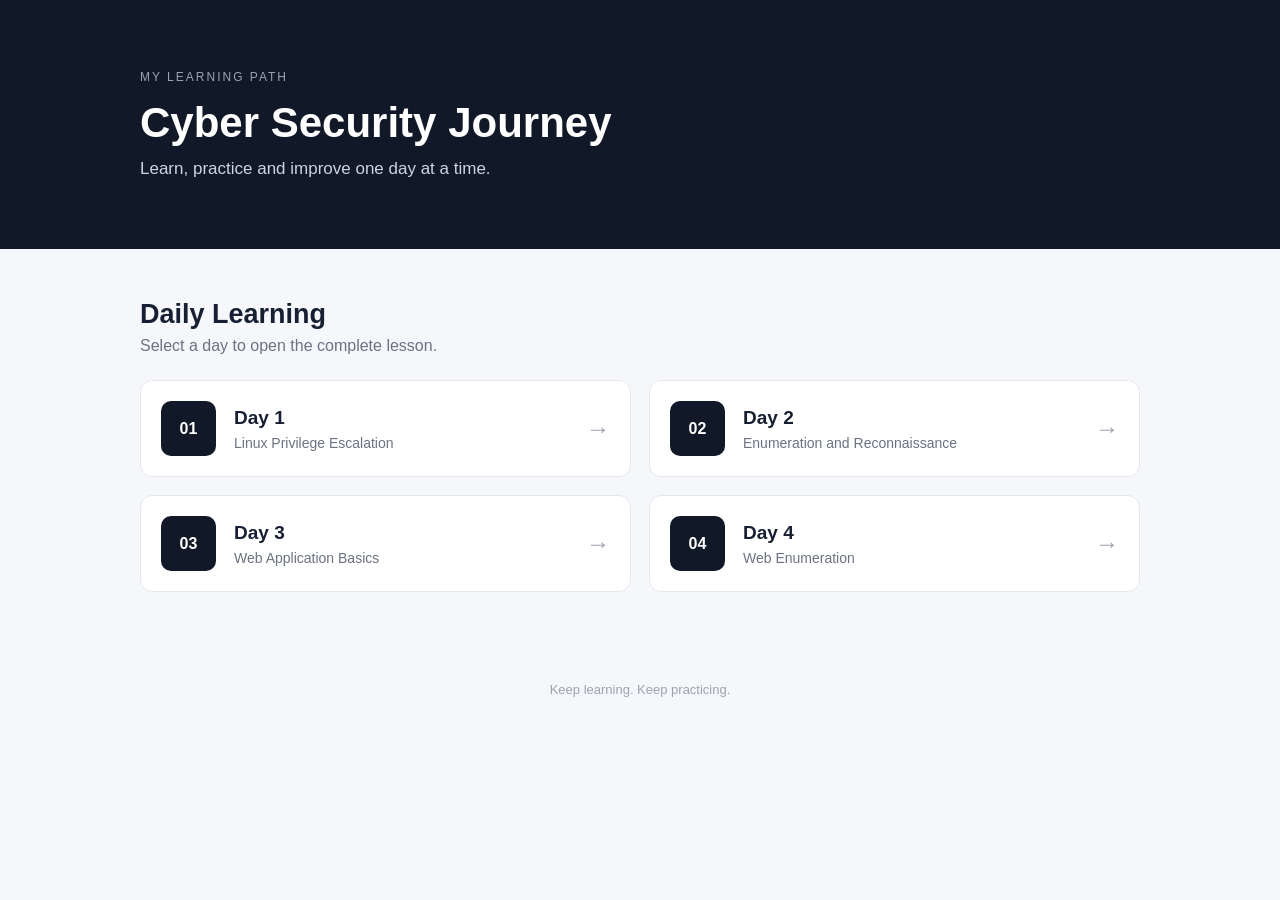
<file: index.html>
<!DOCTYPE html>
<html lang="en">
<head>
    <meta charset="UTF-8">
    <meta name="viewport" content="width=device-width, initial-scale=1.0">
    <title>My Learning Path</title>
    <link rel="stylesheet" href="style.css">
</head>

<body>

    <header class="header">
        <div class="header-content">
            <p class="small-text">MY LEARNING PATH</p>
            <h1>Cyber Security Journey</h1>
            <p class="subtitle">
                Learn, practice and improve one day at a time.
            </p>
        </div>
    </header>

    <main class="container">

        <section class="intro">
            <h2>Daily Learning</h2>
            <p>
                Select a day to open the complete lesson.
            </p>
        </section>

        <section class="day-grid">

            <a href="/OSCP/path/day1.html" class="day-card">
                <div class="day-number">01</div>

                <div class="day-content">
                    <h3>Day 1</h3>
                    <p>Linux Privilege Escalation</p>
                </div>

                <div class="arrow">→</div>
            </a>


            <a href="/OSCP/path/day2.html" class="day-card">
                <div class="day-number">02</div>

                <div class="day-content">
                    <h3>Day 2</h3>
                    <p>Enumeration and Reconnaissance</p>
                </div>

                <div class="arrow">→</div>
            </a>


            <a href="/OSCP/path/day3.html" class="day-card">
                <div class="day-number">03</div>

                <div class="day-content">
                    <h3>Day 3</h3>
                    <p>Web Application Basics</p>
                </div>

                <div class="arrow">→</div>
            </a>


            <a href="/OSCP/path/day4.html" class="day-card">
                <div class="day-number">04</div>

                <div class="day-content">
                    <h3>Day 4</h3>
                    <p>Web Enumeration</p>
                </div>

                <div class="arrow">→</div>
            </a>

        </section>

    </main>

    <footer>
        <p>Keep learning. Keep practicing.</p>
    </footer>

</body>
</html>
</file>
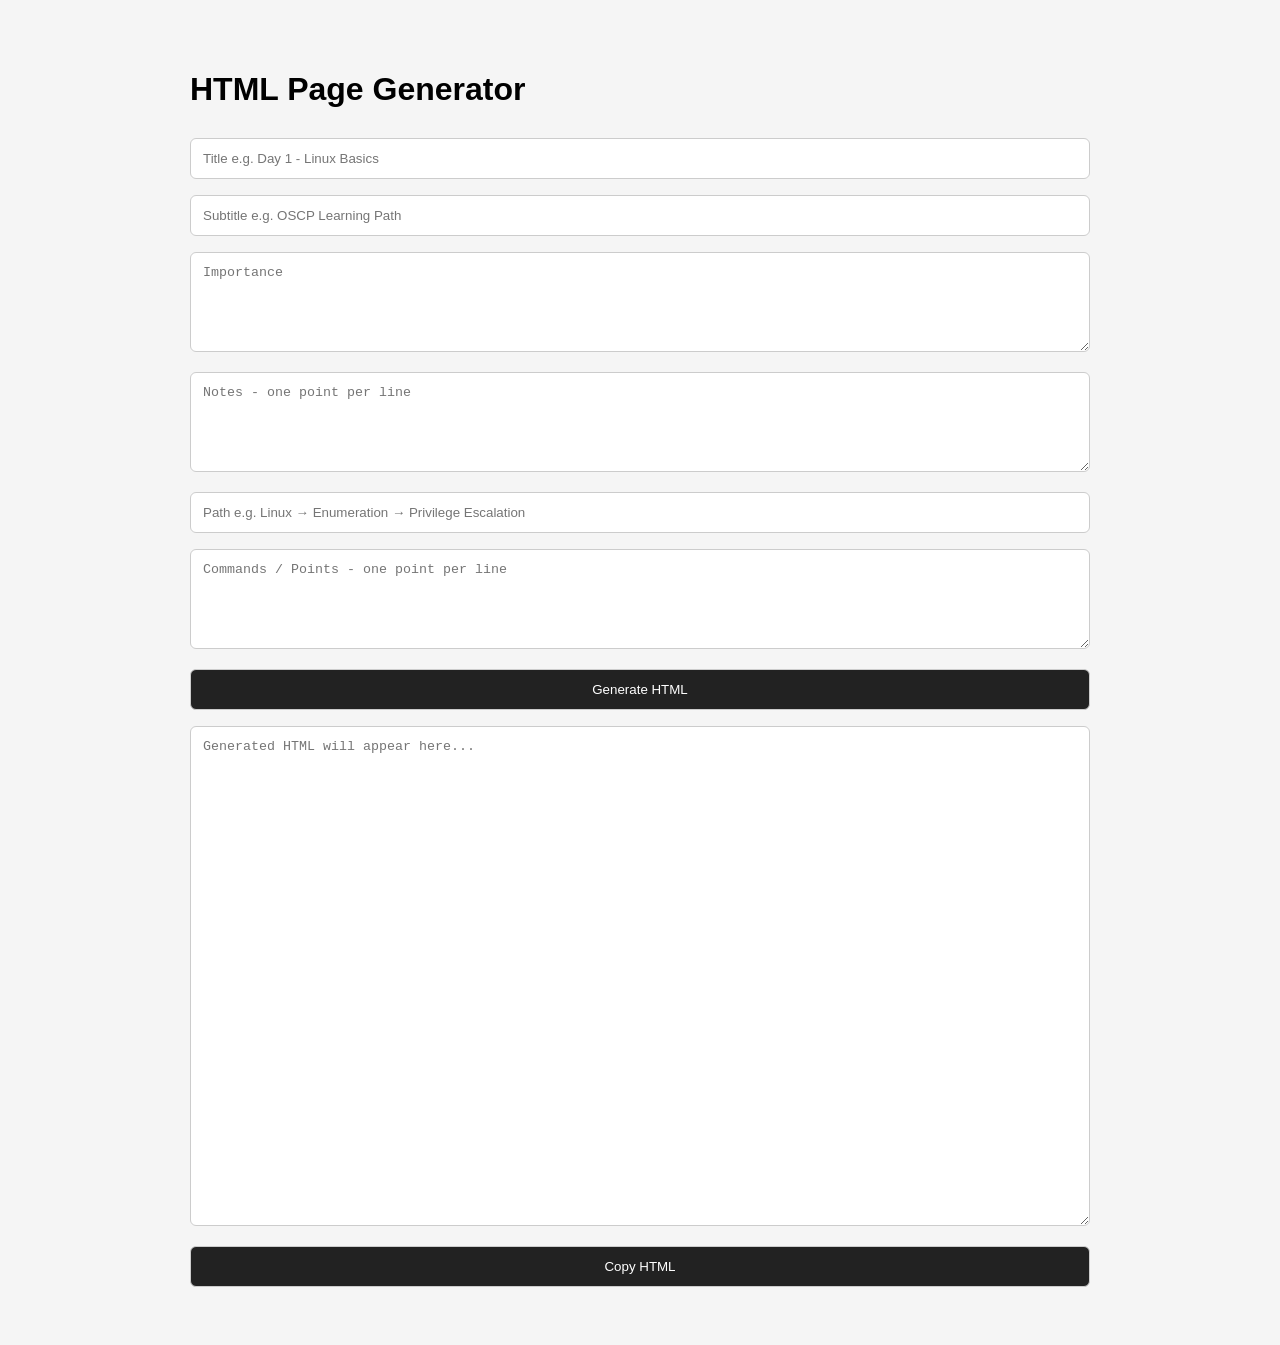
<file: tool.html>
<!DOCTYPE html>
<html lang="en">
<head>
    <meta charset="UTF-8">
    <meta name="viewport" content="width=device-width, initial-scale=1.0">
    <title>HTML Generator</title>

    <style>
        body {
            font-family: Arial, sans-serif;
            background: #f5f5f5;
            max-width: 900px;
            margin: 30px auto;
            padding: 20px;
        }

        input, textarea, button {
            width: 100%;
            padding: 12px;
            margin: 8px 0;
            box-sizing: border-box;
            border: 1px solid #ccc;
            border-radius: 6px;
        }

        textarea {
            min-height: 100px;
        }

        button {
            background: #222;
            color: white;
            cursor: pointer;
        }

        button:hover {
            background: #444;
        }

        #output {
            height: 500px;
            font-family: monospace;
        }
    </style>
</head>

<body>

    <h1>HTML Page Generator</h1>

    <input id="title" placeholder="Title e.g. Day 1 - Linux Basics">

    <input id="subtitle" placeholder="Subtitle e.g. OSCP Learning Path">

    <textarea id="importance"
        placeholder="Importance"></textarea>

    <textarea id="notes"
        placeholder="Notes - one point per line"></textarea>

    <input id="path"
        placeholder="Path e.g. Linux → Enumeration → Privilege Escalation">

    <textarea id="points"
        placeholder="Commands / Points - one point per line"></textarea>

    <button onclick="generateHTML()">
        Generate HTML
    </button>

    <textarea id="output"
        placeholder="Generated HTML will appear here..."></textarea>

    <button onclick="copyHTML()">
        Copy HTML
    </button>


<script>

function generateHTML() {

    let title = document.getElementById("title").value;
    let subtitle = document.getElementById("subtitle").value;
    let importance = document.getElementById("importance").value;
    let notes = document.getElementById("notes").value;
    let path = document.getElementById("path").value;
    let points = document.getElementById("points").value;

    let notesList = notes
        .split("\n")
        .filter(x => x.trim() !== "")
        .map(x => "            <li>" + x + "</li>")
        .join("\n");

    let pointsList = points
        .split("\n")
        .filter(x => x.trim() !== "")
        .map(x => "            <li>" + x + "</li>")
        .join("\n");


    let html = `<!DOCTYPE html>
<html lang="en">

<head>

    <meta charset="UTF-8">

    <meta name="viewport"
          content="width=device-width, initial-scale=1.0">

    <title>${title}</title>

</head>

<body>

    <div class="box">

        <h1>${title}</h1>

        <p>${subtitle}</p>

    </div>


    <div class="box">

        <h2>Importance</h2>

        <p>
            ${importance}
        </p>

    </div>


    <div class="box">

        <h2>Notes</h2>

        <ul>

${notesList}

        </ul>

    </div>


    <div class="box">

        <h2>Path</h2>

        <div class="path">

            ${path}

        </div>

    </div>


    <div class="box">

        <h2>Points</h2>

        <ul>

${pointsList}

        </ul>

    </div>


</body>

</html>`;

    document.getElementById("output").value = html;
}


function copyHTML() {

    let output = document.getElementById("output");

    output.select();

    navigator.clipboard.writeText(output.value);

    alert("HTML copied!");

}

</script>

</body>
</html>
</file>
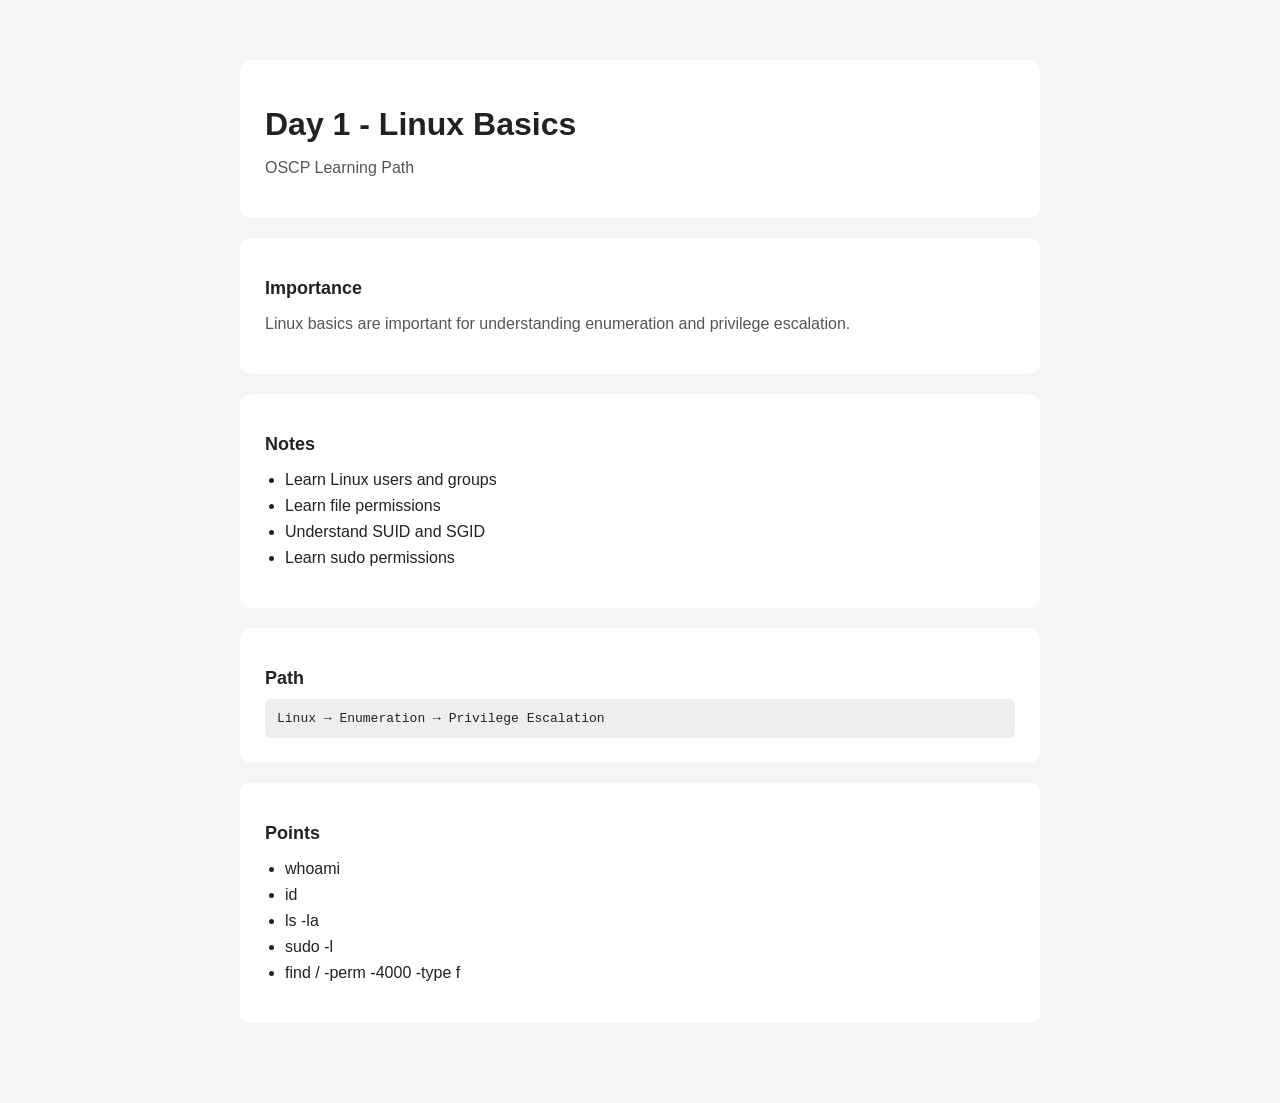
<file: path/day1.html>
<!DOCTYPE html>
<html lang="en">
<head>
    <meta charset="UTF-8">
    <meta name="viewport" content="width=device-width, initial-scale=1.0">
    <title>Day 1</title>

    <style>
        body {
            font-family: Arial, sans-serif;
            background: #f5f5f5;
            color: #222;
            max-width: 800px;
            margin: 40px auto;
            padding: 20px;
        }

        .box {
            background: white;
            padding: 25px;
            border-radius: 10px;
            margin-bottom: 20px;
        }

        h1 {
            margin-bottom: 5px;
        }

        h2 {
            font-size: 18px;
            margin-bottom: 10px;
        }

        p {
            color: #555;
        }

        ul {
            padding-left: 20px;
        }

        li {
            margin: 8px 0;
        }

        .path {
            background: #eee;
            padding: 12px;
            border-radius: 6px;
            font-family: monospace;
        }
    </style>
</head>

<body>

    <div class="box">
        <h1>Day 1 - Linux Basics</h1>
        <p>OSCP Learning Path</p>
    </div>

    <div class="box">
        <h2>Importance</h2>
        <p>
            Linux basics are important for understanding
            enumeration and privilege escalation.
        </p>
    </div>

    <div class="box">
        <h2>Notes</h2>
        <ul>
            <li>Learn Linux users and groups</li>
            <li>Learn file permissions</li>
            <li>Understand SUID and SGID</li>
            <li>Learn sudo permissions</li>
        </ul>
    </div>

    <div class="box">
        <h2>Path</h2>

        <div class="path">
            Linux → Enumeration → Privilege Escalation
        </div>
    </div>

    <div class="box">
        <h2>Points</h2>
        <ul>
            <li>whoami</li>
            <li>id</li>
            <li>ls -la</li>
            <li>sudo -l</li>
            <li>find / -perm -4000 -type f</li>
        </ul>
    </div>

</body>
</html>
</file>
<file: style.css>
* {
    margin: 0;
    padding: 0;
    box-sizing: border-box;
}

body {
    font-family: Arial, Helvetica, sans-serif;
    background: #f5f7fa;
    color: #172033;
}

/* Header */

.header {
    background: #111827;
    color: white;
    padding: 70px 20px;
}

.header-content {
    max-width: 1000px;
    margin: auto;
}

.small-text {
    font-size: 12px;
    letter-spacing: 2px;
    color: #9ca3af;
    margin-bottom: 15px;
}

.header h1 {
    font-size: 42px;
    margin-bottom: 12px;
}

.subtitle {
    color: #cbd5e1;
    font-size: 17px;
}

/* Main */

.container {
    width: 90%;
    max-width: 1000px;
    margin: 50px auto;
}

.intro {
    margin-bottom: 25px;
}

.intro h2 {
    font-size: 27px;
    margin-bottom: 7px;
}

.intro p {
    color: #6b7280;
}

/* Day cards */

.day-grid {
    display: grid;
    grid-template-columns: repeat(2, 1fr);
    gap: 18px;
}

.day-card {
    display: flex;
    align-items: center;
    gap: 18px;

    background: white;
    border: 1px solid #e5e7eb;
    border-radius: 12px;

    padding: 20px;

    text-decoration: none;
    color: inherit;

    transition: 0.2s ease;
}

.day-card:hover {
    transform: translateY(-3px);
    border-color: #111827;
    box-shadow: 0 10px 25px rgba(0, 0, 0, 0.07);
}

/* Number */

.day-number {
    width: 55px;
    height: 55px;

    display: flex;
    align-items: center;
    justify-content: center;

    border-radius: 10px;

    background: #111827;
    color: white;

    font-size: 16px;
    font-weight: bold;
}

/* Content */

.day-content {
    flex: 1;
}

.day-content h3 {
    font-size: 19px;
    margin-bottom: 6px;
}

.day-content p {
    color: #6b7280;
    font-size: 14px;
}

/* Arrow */

.arrow {
    font-size: 24px;
    color: #9ca3af;
    transition: 0.2s ease;
}

.day-card:hover .arrow {
    color: #111827;
    transform: translateX(4px);
}

/* Footer */

footer {
    text-align: center;
    padding: 40px 20px;
    color: #9ca3af;
    font-size: 13px;
}

/* Mobile */

@media (max-width: 700px) {

    .header {
        padding: 50px 20px;
    }

    .header h1 {
        font-size: 32px;
    }

    .day-grid {
        grid-template-columns: 1fr;
    }

    .container {
        width: 92%;
        margin: 35px auto;
    }
}
</file>
